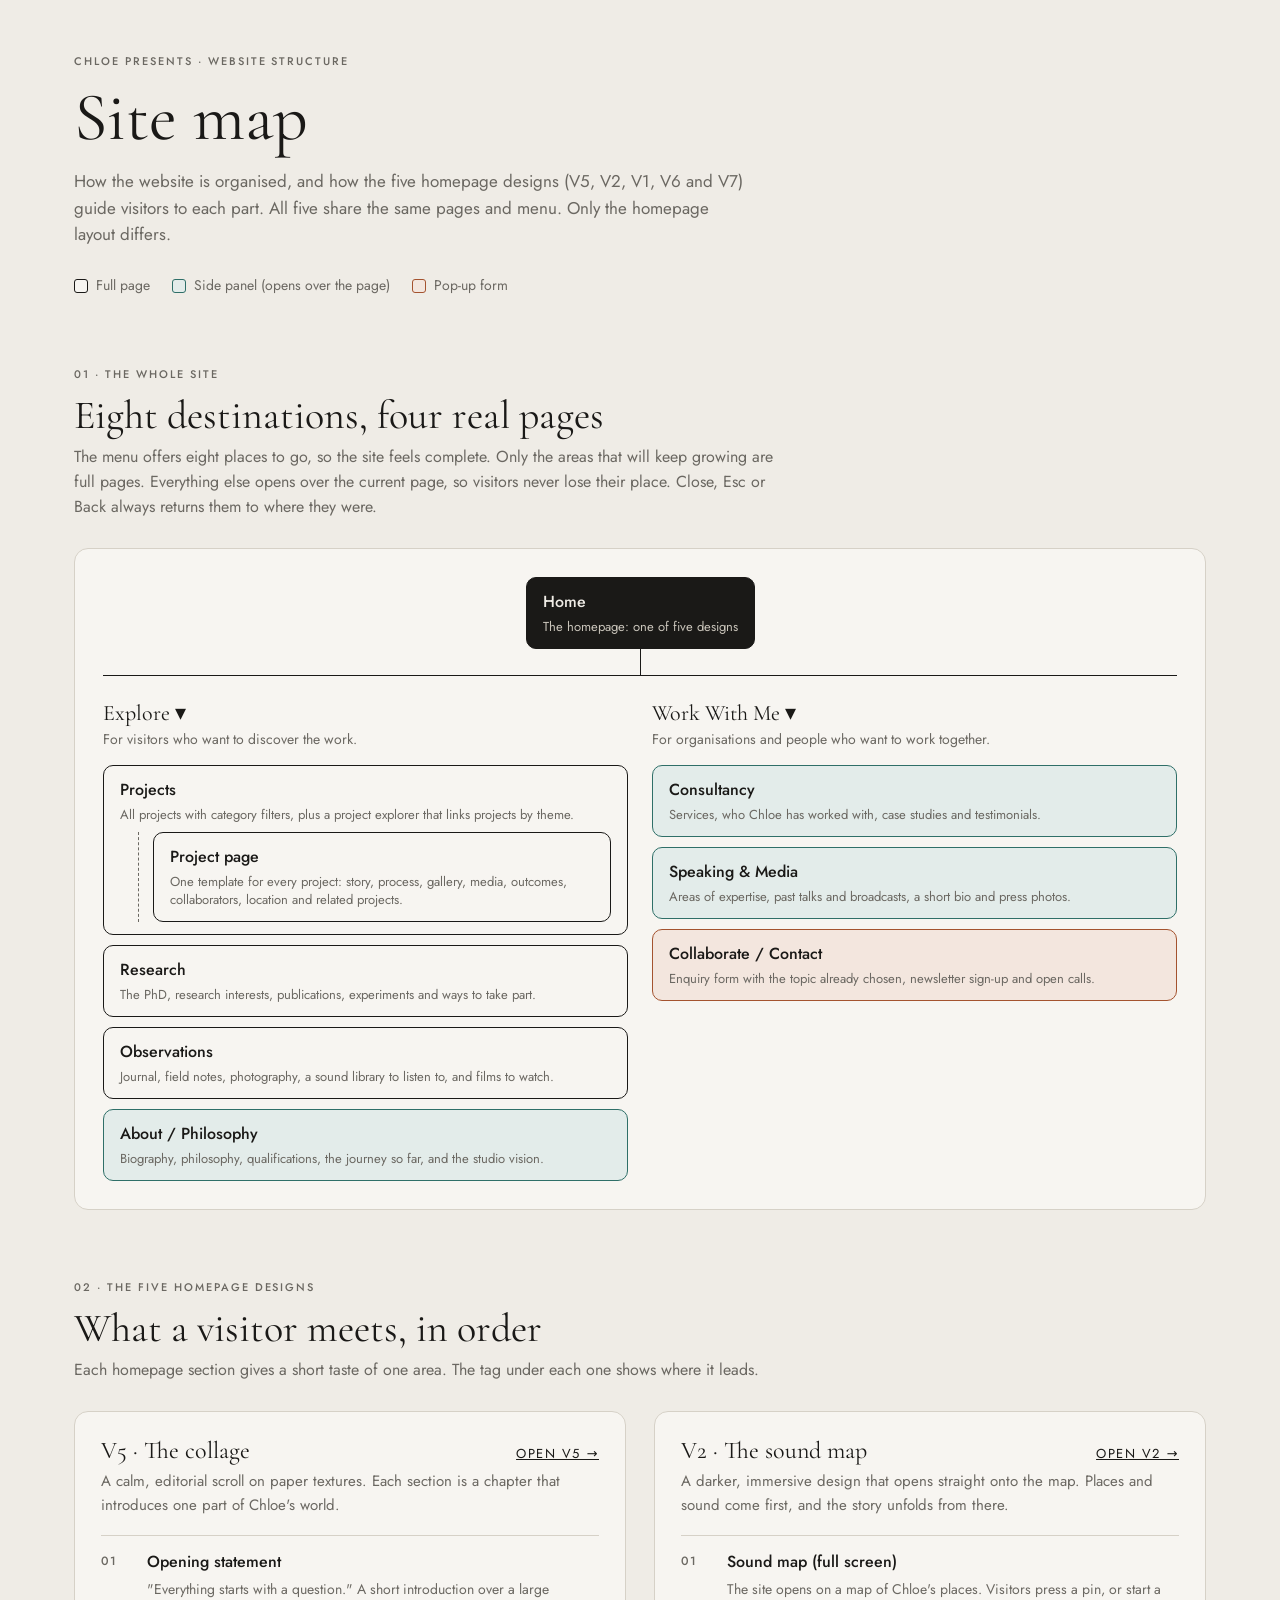
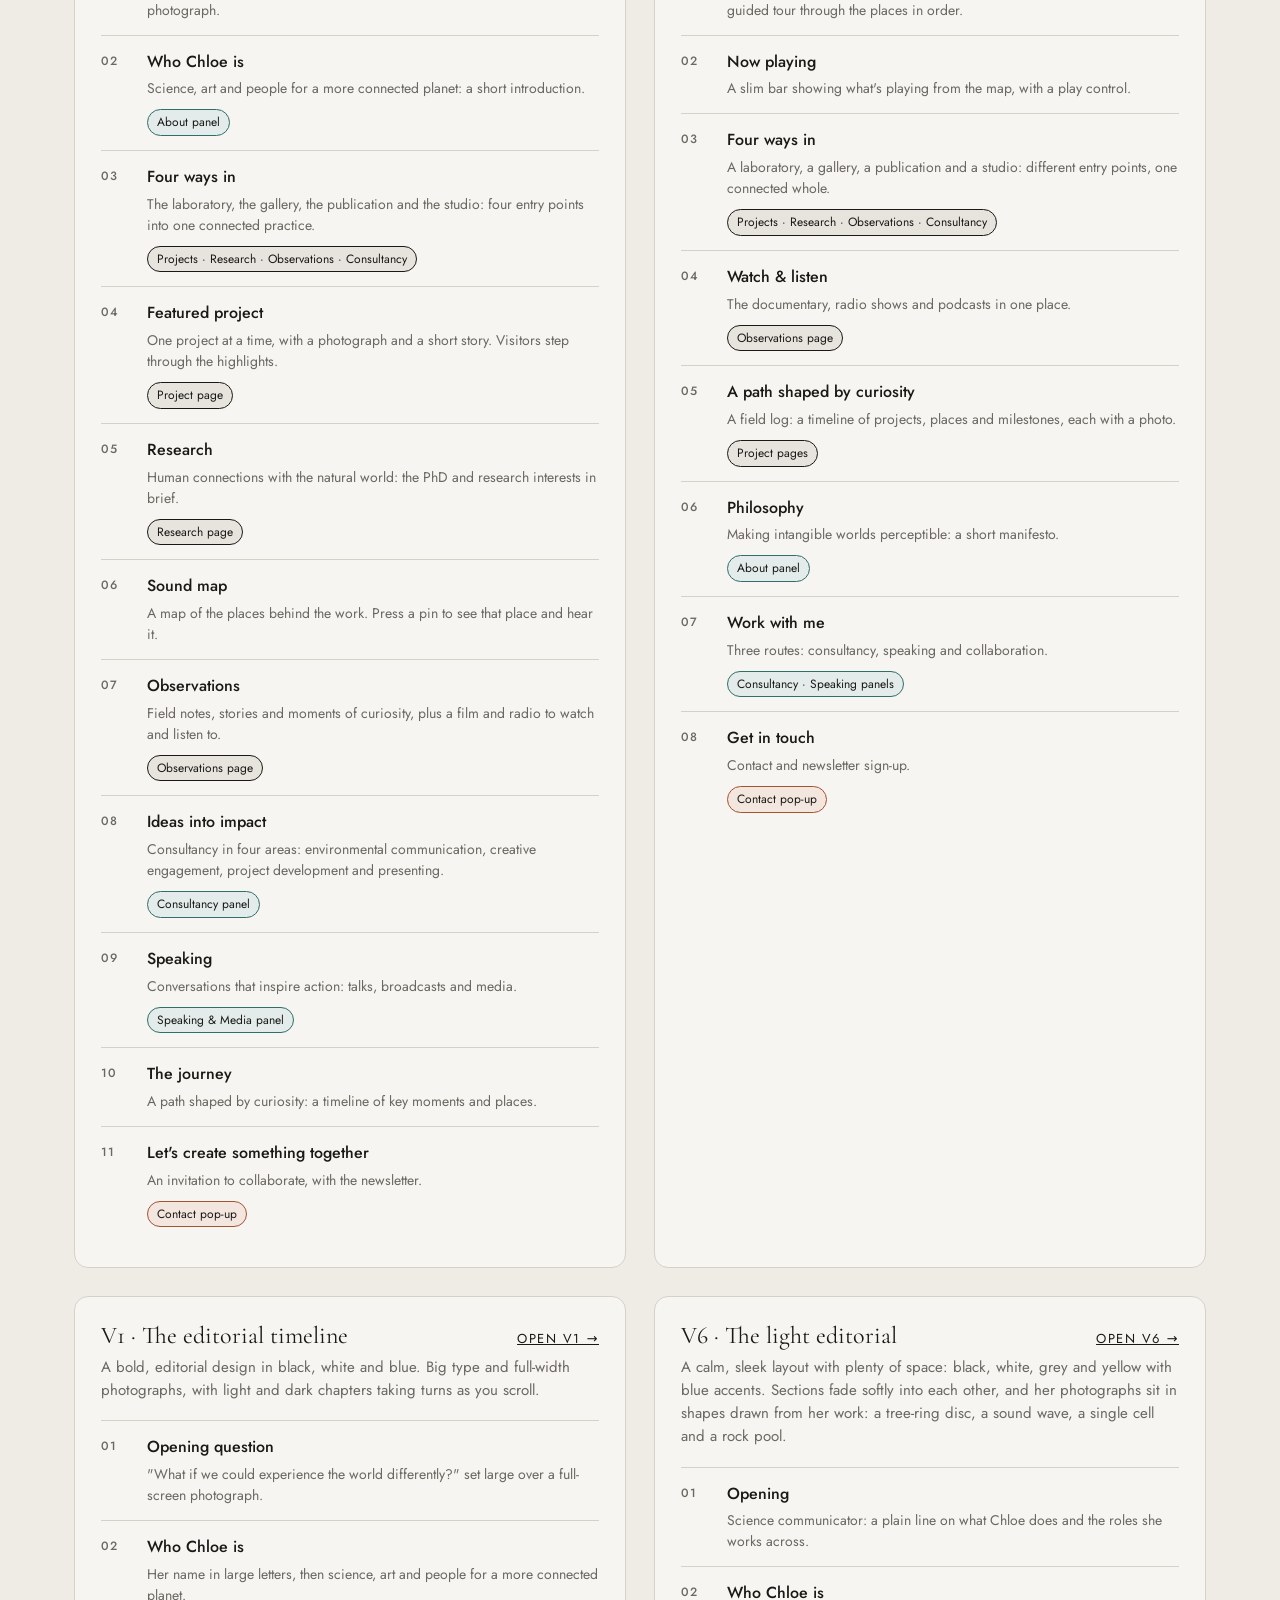
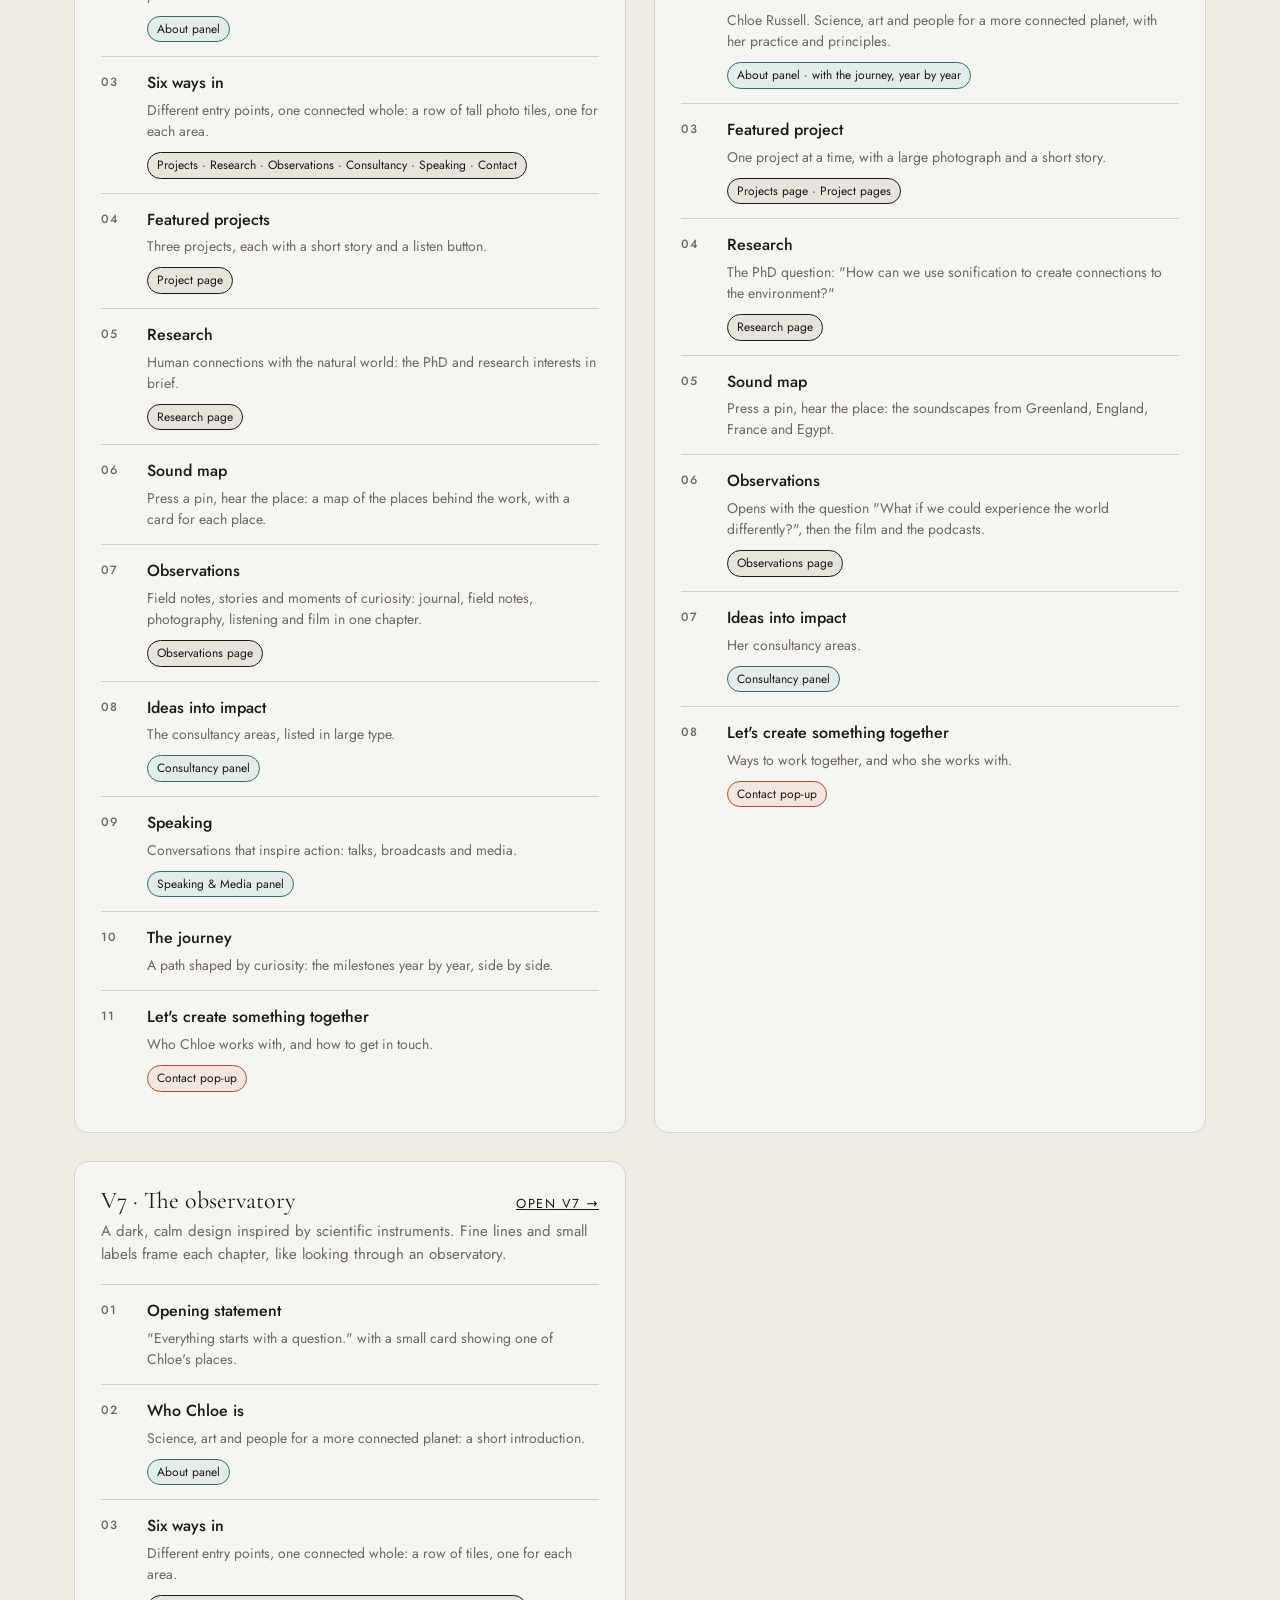
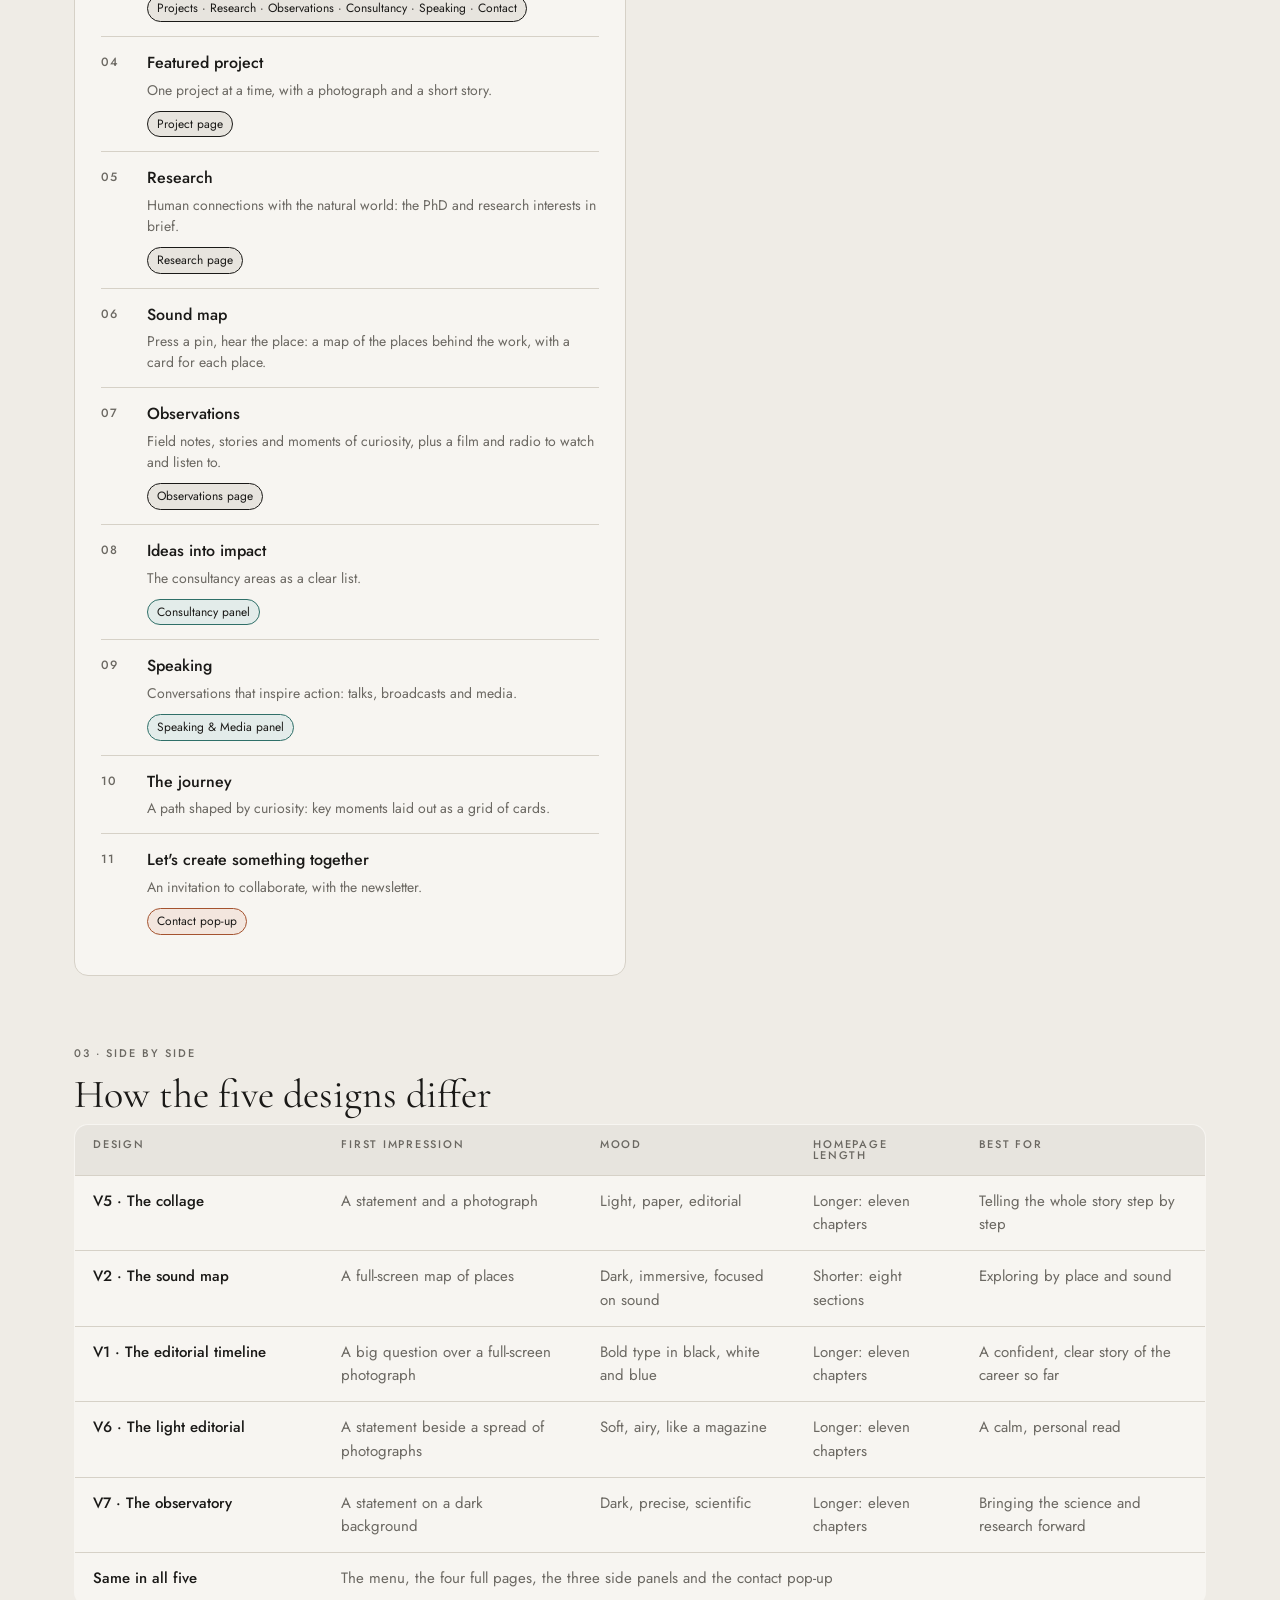
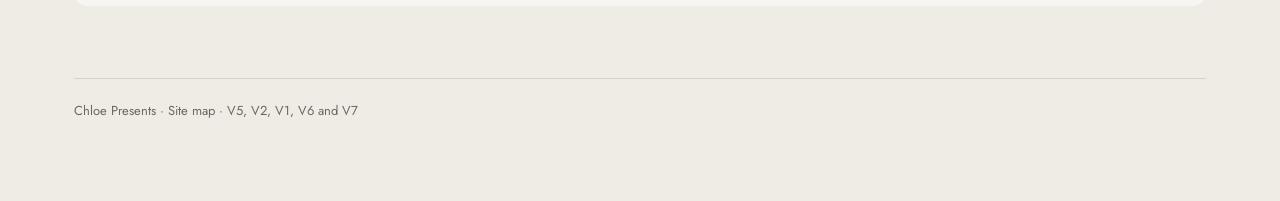
<file: sitemap/index.html>
<!doctype html>
<html lang="en">
<head>
<meta charset="utf-8">
<meta name="viewport" content="width=device-width,initial-scale=1">
<meta name="robots" content="noindex,nofollow">
<title>Chloe Presents · Site map</title>
<link rel="preconnect" href="https://fonts.googleapis.com">
<link rel="stylesheet" href="https://fonts.googleapis.com/css2?family=Cormorant+Garamond:ital,wght@0,400;0,500;1,400&family=Jost:wght@400;500&display=swap">
<style>
:root{--paper:#efece6;--card:#f7f5f1;--ink:#1a1917;--muted:#6b6862;--rule:#d6d1c7;--rust:#a4532f;--sea:#2f6f68;--sea-bg:#e3ecea;--rust-bg:#f3e6de;--grey-bg:#e7e4de}
*{box-sizing:border-box}
body{margin:0;background:var(--paper);color:var(--ink);font:400 16px/1.55 Jost,system-ui,sans-serif}
.wrap{max-width:1180px;margin:0 auto;padding:56px 24px 80px}
h1,h2,h3{font-family:"Cormorant Garamond",Georgia,serif;font-weight:400;margin:0;line-height:1.08}
h1{font-size:clamp(40px,6vw,68px)}
h2{font-size:clamp(28px,3.4vw,40px);margin-bottom:8px}
h3{font-size:24px}
.kick{font:500 11px/1 Jost,sans-serif;letter-spacing:.18em;text-transform:uppercase;color:var(--muted);margin-bottom:14px}
.lead{max-width:680px;color:var(--muted);font-size:17px;margin:14px 0 0}
section{margin-top:72px}
.intro{color:var(--muted);max-width:720px;margin:0 0 28px}
/* legend */
.legend{display:flex;flex-wrap:wrap;gap:10px 22px;margin-top:28px;font-size:14px;color:var(--muted)}
.legend span{display:inline-flex;align-items:center;gap:8px}
.sw{width:14px;height:14px;border-radius:3px;border:1px solid var(--ink)}
.sw.page{background:var(--card)}.sw.panel{background:var(--sea-bg);border-color:var(--sea)}.sw.pop{background:var(--rust-bg);border-color:var(--rust)}.sw.live{background:var(--ink)}
/* tree */
.tree{background:var(--card);border:1px solid var(--rule);border-radius:14px;padding:28px}
.home{display:flex;justify-content:center}
.node{border:1px solid var(--ink);border-radius:10px;padding:12px 16px;background:var(--card)}
.node b{display:block;font-weight:500}
.node small{display:block;color:var(--muted);font-size:13px;line-height:1.4;margin-top:3px}
.node.live{background:var(--ink);color:var(--paper)}.node.live small{color:#c9c4ba}
.node.panel{background:var(--sea-bg);border-color:var(--sea)}
.node.pop{background:var(--rust-bg);border-color:var(--rust)}
.stem{width:1px;height:26px;background:var(--ink);margin:0 auto}
.menus{display:grid;grid-template-columns:1fr 1fr;gap:24px;border-top:1px solid var(--ink);padding-top:26px;position:relative}
.menu h3{font-size:22px;margin-bottom:4px}
.menu>p{margin:0 0 14px;color:var(--muted);font-size:14px}
.kids{display:grid;gap:10px}
.sub{margin:8px 0 0 18px;padding-left:14px;border-left:1px dashed var(--muted)}
/* versions */
.vers{display:grid;grid-template-columns:1fr 1fr;gap:28px}
.ver{background:var(--card);border:1px solid var(--rule);border-radius:14px;padding:26px}
.ver header{display:flex;justify-content:space-between;align-items:baseline;gap:12px;margin-bottom:6px;flex-wrap:wrap}
.ver header a{font-size:13px;letter-spacing:.12em;text-transform:uppercase;color:var(--ink)}
.ver .idea{color:var(--muted);margin:0 0 18px;font-size:15px}
ol.flow{list-style:none;margin:0;padding:0;counter-reset:s}
ol.flow li{counter-increment:s;display:grid;grid-template-columns:34px 1fr;gap:4px 12px;padding:14px 0;border-top:1px solid var(--rule)}
ol.flow li::before{content:counter(s,decimal-leading-zero);font:500 12px/1.9 Jost,sans-serif;color:var(--muted);letter-spacing:.08em}
ol.flow b{font-weight:500}
ol.flow p{grid-column:2;margin:0;color:var(--muted);font-size:14px;line-height:1.5}
.to{grid-column:2;justify-self:start;margin-top:6px;font-size:12px;padding:3px 9px;border-radius:999px;border:1px solid var(--ink)}
.to.panel{background:var(--sea-bg);border-color:var(--sea)}.to.pop{background:var(--rust-bg);border-color:var(--rust)}.to.page{background:var(--grey-bg)}
/* notes */
.notes{display:grid;grid-template-columns:repeat(3,1fr);gap:18px}
.note{background:var(--card);border:1px solid var(--rule);border-radius:14px;padding:22px}
.note h3{font-size:22px;margin-bottom:8px}
.note p,.note li{color:var(--muted);font-size:14px;margin:0}
.note ul{margin:0;padding-left:18px;display:grid;gap:6px}
.compare{width:100%;border-collapse:collapse;background:var(--card);border:1px solid var(--rule);border-radius:14px;overflow:hidden;font-size:15px}
.compare th,.compare td{text-align:left;padding:14px 18px;border-top:1px solid var(--rule);vertical-align:top}
.compare thead th{border-top:0;font:500 11px/1 Jost,sans-serif;letter-spacing:.16em;text-transform:uppercase;color:var(--muted);background:var(--grey-bg)}
.compare td:first-child{font-weight:500;width:22%}
.compare td{color:var(--muted)}.compare td:first-child{color:var(--ink)}
footer{margin-top:72px;padding-top:22px;border-top:1px solid var(--rule);color:var(--muted);font-size:13px}
@media (max-width:820px){
 .wrap{padding:36px 16px 60px}
 .menus,.vers,.notes{grid-template-columns:1fr}
 .tree,.ver{padding:18px}
 .compare{display:block;overflow-x:auto}
}
</style>
</head>
<body>
<main class="wrap">
  <div class="kick">Chloe Presents · website structure</div>
  <h1>Site map</h1>
  <p class="lead">How the website is organised, and how the five homepage designs (V5, V2, V1, V6 and V7) guide visitors to each part. All five share the same pages and menu. Only the homepage layout differs.</p>
  <div class="legend">
    <span><i class="sw page"></i>Full page</span>
    <span><i class="sw panel"></i>Side panel (opens over the page)</span>
    <span><i class="sw pop"></i>Pop-up form</span>
  </div>

  <section>
    <div class="kick">01 · The whole site</div>
    <h2>Eight destinations, four real pages</h2>
    <p class="intro">The menu offers eight places to go, so the site feels complete. Only the areas that will keep growing are full pages. Everything else opens over the current page, so visitors never lose their place. Close, Esc or Back always returns them to where they were.</p>
    <div class="tree">
      <div class="home"><div class="node live"><b>Home</b><small>The homepage: one of five designs</small></div></div>
      <div class="stem"></div>
      <div class="menus">
        <div class="menu">
          <h3>Explore ▾</h3>
          <p>For visitors who want to discover the work.</p>
          <div class="kids">
            <div class="node"><b>Projects</b><small>All projects with category filters, plus a project explorer that links projects by theme.</small>
              <div class="sub"><div class="node"><b>Project page</b><small>One template for every project: story, process, gallery, media, outcomes, collaborators, location and related projects.</small></div></div>
            </div>
            <div class="node"><b>Research</b><small>The PhD, research interests, publications, experiments and ways to take part.</small></div>
            <div class="node"><b>Observations</b><small>Journal, field notes, photography, a sound library to listen to, and films to watch.</small></div>
            <div class="node panel"><b>About / Philosophy</b><small>Biography, philosophy, qualifications, the journey so far, and the studio vision.</small></div>
          </div>
        </div>
        <div class="menu">
          <h3>Work With Me ▾</h3>
          <p>For organisations and people who want to work together.</p>
          <div class="kids">
            <div class="node panel"><b>Consultancy</b><small>Services, who Chloe has worked with, case studies and testimonials.</small></div>
            <div class="node panel"><b>Speaking &amp; Media</b><small>Areas of expertise, past talks and broadcasts, a short bio and press photos.</small></div>
            <div class="node pop"><b>Collaborate / Contact</b><small>Enquiry form with the topic already chosen, newsletter sign-up and open calls.</small></div>
          </div>
        </div>
      </div>
    </div>
  </section>

  <section>
    <div class="kick">02 · The five homepage designs</div>
    <h2>What a visitor meets, in order</h2>
    <p class="intro">Each homepage section gives a short taste of one area. The tag under each one shows where it leads.</p>
    <div class="vers">
      <article class="ver">
        <header><h3>V5 · The collage</h3><a href="../v5/">Open V5 →</a></header>
        <p class="idea">A calm, editorial scroll on paper textures. Each section is a chapter that introduces one part of Chloe's world.</p>
        <ol class="flow">
          <li><b>Opening statement</b><p>"Everything starts with a question." A short introduction over a large photograph.</p></li>
          <li><b>Who Chloe is</b><p>Science, art and people for a more connected planet: a short introduction.</p><span class="to panel">About panel</span></li>
          <li><b>Four ways in</b><p>The laboratory, the gallery, the publication and the studio: four entry points into one connected practice.</p><span class="to page">Projects · Research · Observations · Consultancy</span></li>
          <li><b>Featured project</b><p>One project at a time, with a photograph and a short story. Visitors step through the highlights.</p><span class="to page">Project page</span></li>
          <li><b>Research</b><p>Human connections with the natural world: the PhD and research interests in brief.</p><span class="to page">Research page</span></li>
          <li><b>Sound map</b><p>A map of the places behind the work. Press a pin to see that place and hear it.</p></li>
          <li><b>Observations</b><p>Field notes, stories and moments of curiosity, plus a film and radio to watch and listen to.</p><span class="to page">Observations page</span></li>
          <li><b>Ideas into impact</b><p>Consultancy in four areas: environmental communication, creative engagement, project development and presenting.</p><span class="to panel">Consultancy panel</span></li>
          <li><b>Speaking</b><p>Conversations that inspire action: talks, broadcasts and media.</p><span class="to panel">Speaking &amp; Media panel</span></li>
          <li><b>The journey</b><p>A path shaped by curiosity: a timeline of key moments and places.</p></li>
          <li><b>Let's create something together</b><p>An invitation to collaborate, with the newsletter.</p><span class="to pop">Contact pop-up</span></li>
        </ol>
      </article>
      <article class="ver">
        <header><h3>V2 · The sound map</h3><a href="../v2/">Open V2 →</a></header>
        <p class="idea">A darker, immersive design that opens straight onto the map. Places and sound come first, and the story unfolds from there.</p>
        <ol class="flow">
          <li><b>Sound map (full screen)</b><p>The site opens on a map of Chloe's places. Visitors press a pin, or start a guided tour through the places in order.</p></li>
          <li><b>Now playing</b><p>A slim bar showing what's playing from the map, with a play control.</p></li>
          <li><b>Four ways in</b><p>A laboratory, a gallery, a publication and a studio: different entry points, one connected whole.</p><span class="to page">Projects · Research · Observations · Consultancy</span></li>
          <li><b>Watch &amp; listen</b><p>The documentary, radio shows and podcasts in one place.</p><span class="to page">Observations page</span></li>
          <li><b>A path shaped by curiosity</b><p>A field log: a timeline of projects, places and milestones, each with a photo.</p><span class="to page">Project pages</span></li>
          <li><b>Philosophy</b><p>Making intangible worlds perceptible: a short manifesto.</p><span class="to panel">About panel</span></li>
          <li><b>Work with me</b><p>Three routes: consultancy, speaking and collaboration.</p><span class="to panel">Consultancy · Speaking panels</span></li>
          <li><b>Get in touch</b><p>Contact and newsletter sign-up.</p><span class="to pop">Contact pop-up</span></li>
        </ol>
      </article>
      <article class="ver">
        <header><h3>V1 · The editorial timeline</h3><a href="../v1/">Open V1 →</a></header>
        <p class="idea">A bold, editorial design in black, white and blue. Big type and full-width photographs, with light and dark chapters taking turns as you scroll.</p>
        <ol class="flow">
          <li><b>Opening question</b><p>"What if we could experience the world differently?" set large over a full-screen photograph.</p></li>
          <li><b>Who Chloe is</b><p>Her name in large letters, then science, art and people for a more connected planet.</p><span class="to panel">About panel</span></li>
          <li><b>Six ways in</b><p>Different entry points, one connected whole: a row of tall photo tiles, one for each area.</p><span class="to page">Projects · Research · Observations · Consultancy · Speaking · Contact</span></li>
          <li><b>Featured projects</b><p>Three projects, each with a short story and a listen button.</p><span class="to page">Project page</span></li>
          <li><b>Research</b><p>Human connections with the natural world: the PhD and research interests in brief.</p><span class="to page">Research page</span></li>
          <li><b>Sound map</b><p>Press a pin, hear the place: a map of the places behind the work, with a card for each place.</p></li>
          <li><b>Observations</b><p>Field notes, stories and moments of curiosity: journal, field notes, photography, listening and film in one chapter.</p><span class="to page">Observations page</span></li>
          <li><b>Ideas into impact</b><p>The consultancy areas, listed in large type.</p><span class="to panel">Consultancy panel</span></li>
          <li><b>Speaking</b><p>Conversations that inspire action: talks, broadcasts and media.</p><span class="to panel">Speaking &amp; Media panel</span></li>
          <li><b>The journey</b><p>A path shaped by curiosity: the milestones year by year, side by side.</p></li>
          <li><b>Let's create something together</b><p>Who Chloe works with, and how to get in touch.</p><span class="to pop">Contact pop-up</span></li>
        </ol>
      </article>
      <article class="ver">
        <header><h3>V6 · The light editorial</h3><a href="../v6/">Open V6 →</a></header>
        <p class="idea">A calm, sleek layout with plenty of space: black, white, grey and yellow with blue accents. Sections fade softly into each other, and her photographs sit in shapes drawn from her work: a tree-ring disc, a sound wave, a single cell and a rock pool.</p>
        <ol class="flow">
          <li><b>Opening</b><p>Science communicator: a plain line on what Chloe does and the roles she works across.</p></li>
          <li><b>Who Chloe is</b><p>Chloe Russell. Science, art and people for a more connected planet, with her practice and principles.</p><span class="to panel">About panel · with the journey, year by year</span></li>
          <li><b>Featured project</b><p>One project at a time, with a large photograph and a short story.</p><span class="to page">Projects page · Project pages</span></li>
          <li><b>Research</b><p>The PhD question: "How can we use sonification to create connections to the environment?"</p><span class="to page">Research page</span></li>
          <li><b>Sound map</b><p>Press a pin, hear the place: the soundscapes from Greenland, England, France and Egypt.</p></li>
          <li><b>Observations</b><p>Opens with the question "What if we could experience the world differently?", then the film and the podcasts.</p><span class="to page">Observations page</span></li>
          <li><b>Ideas into impact</b><p>Her consultancy areas.</p><span class="to panel">Consultancy panel</span></li>
          <li><b>Let's create something together</b><p>Ways to work together, and who she works with.</p><span class="to pop">Contact pop-up</span></li>
        </ol>
      </article>
      <article class="ver">
        <header><h3>V7 · The observatory</h3><a href="../v7/">Open V7 →</a></header>
        <p class="idea">A dark, calm design inspired by scientific instruments. Fine lines and small labels frame each chapter, like looking through an observatory.</p>
        <ol class="flow">
          <li><b>Opening statement</b><p>"Everything starts with a question." with a small card showing one of Chloe's places.</p></li>
          <li><b>Who Chloe is</b><p>Science, art and people for a more connected planet: a short introduction.</p><span class="to panel">About panel</span></li>
          <li><b>Six ways in</b><p>Different entry points, one connected whole: a row of tiles, one for each area.</p><span class="to page">Projects · Research · Observations · Consultancy · Speaking · Contact</span></li>
          <li><b>Featured project</b><p>One project at a time, with a photograph and a short story.</p><span class="to page">Project page</span></li>
          <li><b>Research</b><p>Human connections with the natural world: the PhD and research interests in brief.</p><span class="to page">Research page</span></li>
          <li><b>Sound map</b><p>Press a pin, hear the place: a map of the places behind the work, with a card for each place.</p></li>
          <li><b>Observations</b><p>Field notes, stories and moments of curiosity, plus a film and radio to watch and listen to.</p><span class="to page">Observations page</span></li>
          <li><b>Ideas into impact</b><p>The consultancy areas as a clear list.</p><span class="to panel">Consultancy panel</span></li>
          <li><b>Speaking</b><p>Conversations that inspire action: talks, broadcasts and media.</p><span class="to panel">Speaking &amp; Media panel</span></li>
          <li><b>The journey</b><p>A path shaped by curiosity: key moments laid out as a grid of cards.</p></li>
          <li><b>Let's create something together</b><p>An invitation to collaborate, with the newsletter.</p><span class="to pop">Contact pop-up</span></li>
        </ol>
      </article>
    </div>
  </section>

  <section>
    <div class="kick">03 · Side by side</div>
    <h2>How the five designs differ</h2>
    <table class="compare">
      <thead><tr><th>Design</th><th>First impression</th><th>Mood</th><th>Homepage length</th><th>Best for</th></tr></thead>
      <tbody>
        <tr><td>V5 · The collage</td><td>A statement and a photograph</td><td>Light, paper, editorial</td><td>Longer: eleven chapters</td><td>Telling the whole story step by step</td></tr>
        <tr><td>V2 · The sound map</td><td>A full-screen map of places</td><td>Dark, immersive, focused on sound</td><td>Shorter: eight sections</td><td>Exploring by place and sound</td></tr>
        <tr><td>V1 · The editorial timeline</td><td>A big question over a full-screen photograph</td><td>Bold type in black, white and blue</td><td>Longer: eleven chapters</td><td>A confident, clear story of the career so far</td></tr>
        <tr><td>V6 · The light editorial</td><td>A statement beside a spread of photographs</td><td>Soft, airy, like a magazine</td><td>Longer: eleven chapters</td><td>A calm, personal read</td></tr>
        <tr><td>V7 · The observatory</td><td>A statement on a dark background</td><td>Dark, precise, scientific</td><td>Longer: eleven chapters</td><td>Bringing the science and research forward</td></tr>
        <tr><td>Same in all five</td><td colspan="4">The menu, the four full pages, the three side panels and the contact pop-up</td></tr>
      </tbody>
    </table>
  </section>


  <footer>Chloe Presents · Site map · V5, V2, V1, V6 and V7</footer>
</main>
</body>
</html>
</file>
